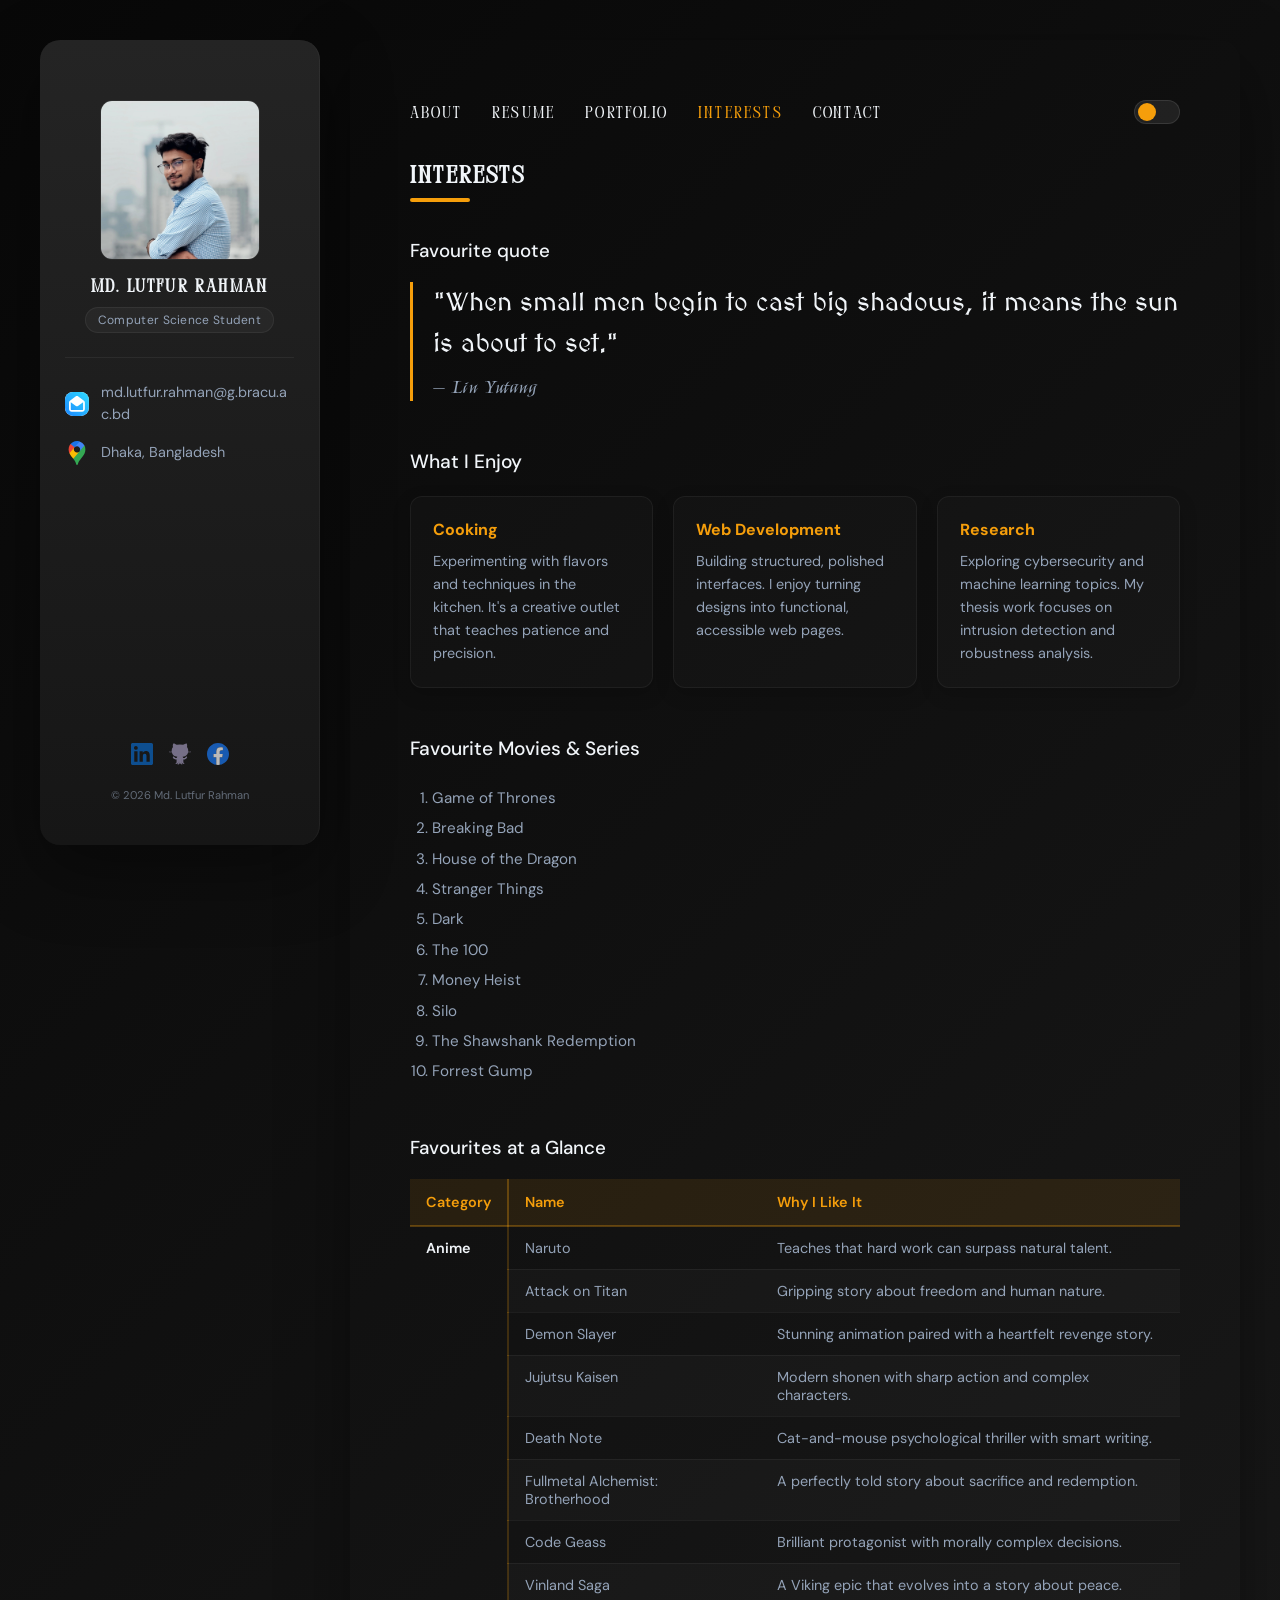
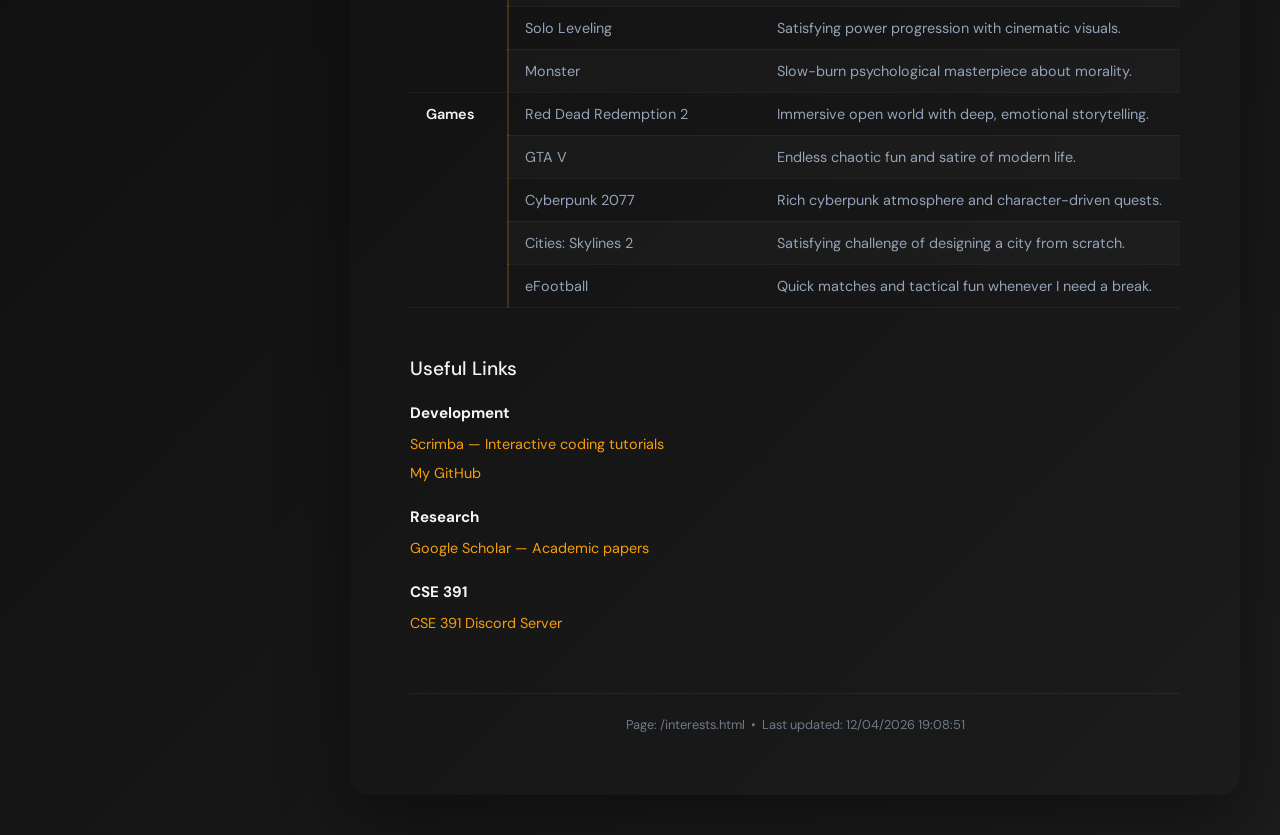
<file: interests.html>
<!doctype html>
<html lang="en">
  <head>
    <meta charset="UTF-8" />
    <meta name="viewport" content="width=device-width, initial-scale=1.0" />
    <title>Interests - MD. LUTFUR RAHMAN</title>
    <link rel="preconnect" href="https://fonts.googleapis.com" />
    <link rel="preconnect" href="https://fonts.gstatic.com" crossorigin />
    <link
      href="https://fonts.googleapis.com/css2?family=DM+Sans:wght@300;400;500;700&family=MedievalSharp&family=Kings&display=swap"
      rel="stylesheet"
    />
    <link rel="stylesheet" href="styles.css" />
    <style>
      .interests-quote blockquote {
        margin: 0;
        padding: 0 0 0 20px;
        border-left: 3px solid var(--accent);
      }

      .interests-quote blockquote p {
        font-family: "MedievalSharp", serif;
        font-size: 1.6rem;
        line-height: 1.6;
      }

      .interests-quote blockquote footer {
        font-family: "Kings", serif;
        font-size: 1.1rem;
        letter-spacing: 1px;
      }
    </style>
  </head>
  <body>
    <div class="wrapper">
      <!-- left sidebar -->
      <aside class="sidebar">
        <img
          class="sidebar-photo"
          src="images/sayem2.jpeg"
          alt="A photo of MD. Lutfur Rahman"
        />

        <h1>MD. LUTFUR RAHMAN</h1>

        <span class="sidebar-role">Computer Science Student</span>

        <hr class="sidebar-divider" />

        <ul class="sidebar-info">
          <li>
            <img src="images/svgs/twake-mail.svg" alt="Email" />
            <span>md.lutfur.rahman@g.bracu.ac.bd</span>
          </li>
          <li>
            <img src="images/svgs/google-maps.svg" alt="Location" />
            <span>Dhaka, Bangladesh</span>
          </li>
        </ul>

        <ul class="sidebar-socials">
          <li>
            <a
              href="https://www.linkedin.com/in/lutfur-rahman-sayem/"
              target="_blank"
              rel="noopener"
              aria-label="LinkedIn"
            >
              <img src="images/svgs/linkedin.svg" alt="LinkedIn" />
            </a>
          </li>
          <li>
            <a
              href="https://github.com/Lut4Sayem"
              target="_blank"
              rel="noopener"
              aria-label="GitHub"
            >
              <img src="images/svgs/refined-github.svg" alt="GitHub" />
            </a>
          </li>
          <li>
            <a
              href="https://www.facebook.com/sayem.theWeiredGuy"
              target="_blank"
              rel="noopener"
              aria-label="Facebook"
            >
              <img src="images/svgs/facebook.svg" alt="Facebook" />
            </a>
          </li>
        </ul>

        <div class="sidebar-footer">
          <p>© 2026 Md. Lutfur Rahman</p>
        </div>
      </aside>

      <!-- Right content area -->
      <div class="content-area">
        <nav>
          <ul>
            <li><a href="index.html">About</a></li>
            <li><a href="resume.html">Resume</a></li>
            <li><a href="portfolio.html">Portfolio</a></li>
            <li><a href="interests.html" class="active">Interests</a></li>
            <li><a href="contact.html">Contact</a></li>
          </ul>

          <label class="theme-switch">
            <input type="checkbox" id="theme-toggle" />
            <span class="slider"></span>
          </label>
        </nav>
        <main>
          <h2>Interests</h2>
          <h3>Favourite quote</h3>
          <section class="interests-quote">
            <blockquote>
              <p>
                "When small men begin to cast big shadows, it means the sun is
                about to set."
              </p>
              <footer>— Lin Yutang</footer>
            </blockquote>
          </section>
          <section class="interests-hobbies">
            <h3>What I Enjoy</h3>

            <div class="hobby-grid">
              <div class="hobby-card">
                <h4>Cooking</h4>
                <p>
                  Experimenting with flavors and techniques in the kitchen. It's
                  a creative outlet that teaches patience and precision.
                </p>
              </div>

              <div class="hobby-card">
                <h4>Web Development</h4>
                <p>
                  Building structured, polished interfaces. I enjoy turning
                  designs into functional, accessible web pages.
                </p>
              </div>

              <div class="hobby-card">
                <h4>Research</h4>
                <p>
                  Exploring cybersecurity and machine learning topics. My thesis
                  work focuses on intrusion detection and robustness analysis.
                </p>
              </div>
            </div>
          </section>
          <section class="interests-list">
            <h3>Favourite Movies & Series</h3>
            <ol>
              <li>Game of Thrones</li>
              <li>Breaking Bad</li>
              <li>House of the Dragon</li>
              <li>Stranger Things</li>
              <li>Dark</li>
              <li>The 100</li>
              <li>Money Heist</li>
              <li>Silo</li>
              <li>The Shawshank Redemption</li>
              <li>Forrest Gump</li>
            </ol>
          </section>
          <section class="interests-table">
            <h3>Favourites at a Glance</h3>

            <div
              class="table-wrapper"
              style="overflow-x: auto; max-width: 100%"
            >
              <table>
                <thead>
                  <tr>
                    <th>Category</th>
                    <th>Name</th>
                    <th>Why I Like It</th>
                  </tr>
                </thead>

                <tbody>
                  <tr>
                    <td class="cat-cell" rowspan="10">Anime</td>
                    <td>Naruto</td>
                    <td>Teaches that hard work can surpass natural talent.</td>
                  </tr>
                  <tr>
                    <td>Attack on Titan</td>
                    <td>Gripping story about freedom and human nature.</td>
                  </tr>
                  <tr>
                    <td>Demon Slayer</td>
                    <td>
                      Stunning animation paired with a heartfelt revenge story.
                    </td>
                  </tr>
                  <tr>
                    <td>Jujutsu Kaisen</td>
                    <td>
                      Modern shonen with sharp action and complex characters.
                    </td>
                  </tr>
                  <tr>
                    <td>Death Note</td>
                    <td>
                      Cat-and-mouse psychological thriller with smart writing.
                    </td>
                  </tr>
                  <tr>
                    <td>Fullmetal Alchemist: Brotherhood</td>
                    <td>
                      A perfectly told story about sacrifice and redemption.
                    </td>
                  </tr>
                  <tr>
                    <td>Code Geass</td>
                    <td>
                      Brilliant protagonist with morally complex decisions.
                    </td>
                  </tr>
                  <tr>
                    <td>Vinland Saga</td>
                    <td>
                      A Viking epic that evolves into a story about peace.
                    </td>
                  </tr>
                  <tr>
                    <td>Solo Leveling</td>
                    <td>
                      Satisfying power progression with cinematic visuals.
                    </td>
                  </tr>
                  <tr>
                    <td>Monster</td>
                    <td>Slow-burn psychological masterpiece about morality.</td>
                  </tr>

                  <tr>
                    <td class="cat-cell" rowspan="5">Games</td>
                    <td>Red Dead Redemption 2</td>
                    <td>
                      Immersive open world with deep, emotional storytelling.
                    </td>
                  </tr>
                  <tr>
                    <td>GTA V</td>
                    <td>Endless chaotic fun and satire of modern life.</td>
                  </tr>
                  <tr>
                    <td>Cyberpunk 2077</td>
                    <td>
                      Rich cyberpunk atmosphere and character-driven quests.
                    </td>
                  </tr>
                  <tr>
                    <td>Cities: Skylines 2</td>
                    <td>
                      Satisfying challenge of designing a city from scratch.
                    </td>
                  </tr>
                  <tr>
                    <td>eFootball</td>
                    <td>
                      Quick matches and tactical fun whenever I need a break.
                    </td>
                  </tr>
                </tbody>
              </table>
            </div>
          </section>
          <section class="interests-links">
            <h3>Useful Links</h3>

            <div class="links-category">
              <h4>Development</h4>
              <ul>
                <li>
                  <a
                    href="https://scrimba.com/home"
                    target="_blank"
                    rel="noopener"
                    >Scrimba — Interactive coding tutorials</a
                  >
                </li>
                <li>
                  <a
                    href="https://github.com/Lut4Sayem"
                    target="_blank"
                    rel="noopener"
                    >My GitHub</a
                  >
                </li>
              </ul>
            </div>

            <div class="links-category">
              <h4>Research</h4>
              <ul>
                <li>
                  <a
                    href="https://scholar.google.com/"
                    target="_blank"
                    rel="noopener"
                    >Google Scholar — Academic papers</a
                  >
                </li>
              </ul>
            </div>

            <div class="links-category">
              <h4>CSE 391</h4>
              <ul>
                <li>
                  <a
                    href="https://discord.gg/NHsMA6AFz"
                    target="_blank"
                    rel="noopener"
                    >CSE 391 Discord Server</a
                  >
                </li>
              </ul>
            </div>
          </section>
        </main>
        <footer class="content-footer">
          <p>
            Page: <span id="page-location"></span> &nbsp;•&nbsp; Last updated:
            <span id="last-modified"></span>
          </p>
        </footer>
      </div>
    </div>
    <script>
      document.getElementById("page-location").textContent =
        window.location.pathname;
      document.getElementById("last-modified").textContent =
        document.lastModified;

      const toggle = document.getElementById("theme-toggle");

      if (localStorage.getItem("theme") === "light") {
        document.body.classList.add("light-mode");
        toggle.checked = true;
      }

      toggle.addEventListener("change", () => {
        document.body.classList.toggle("light-mode");
        localStorage.setItem("theme", toggle.checked ? "light" : "dark");
      });
    </script>
  </body>
</html>
</file>
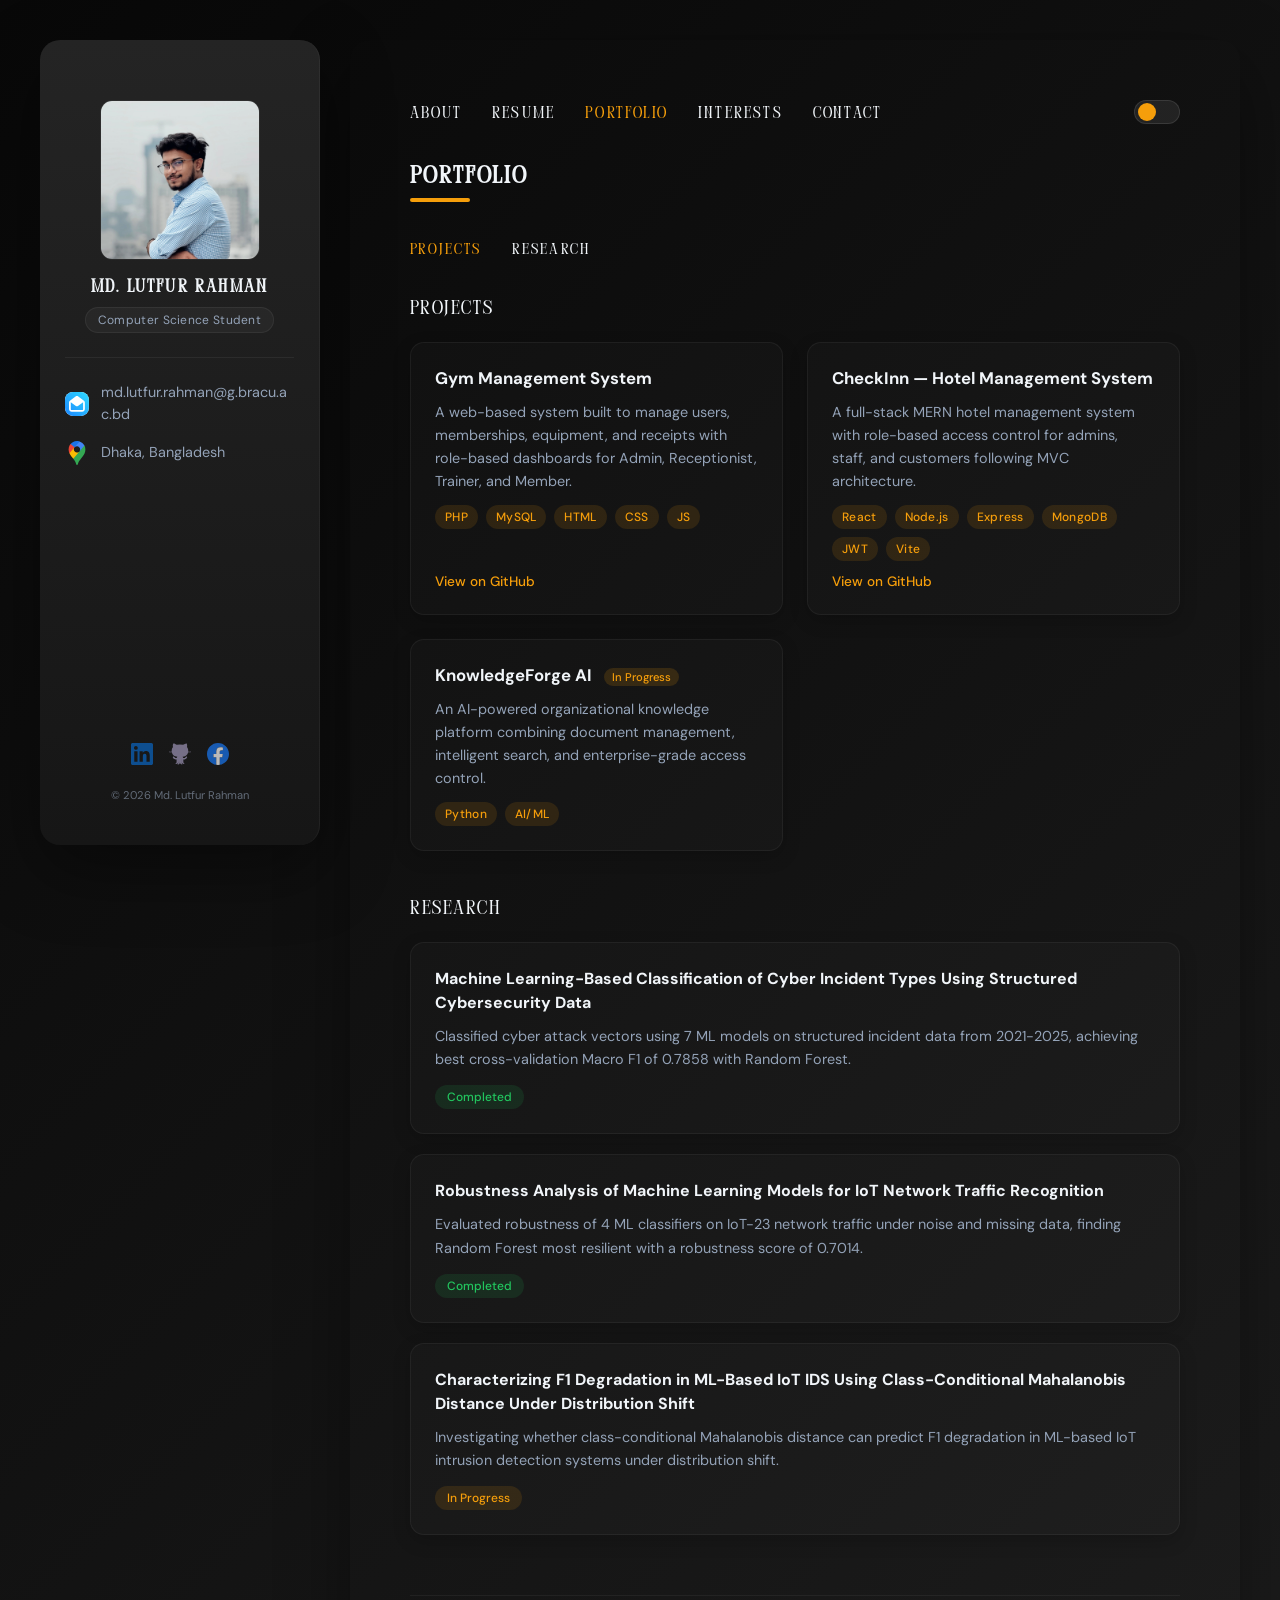
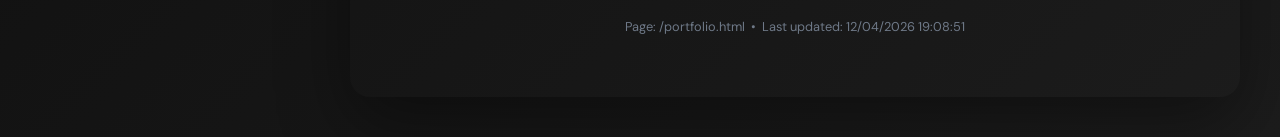
<file: portfolio.html>
<!doctype html>
<html lang="en">
  <head>
    <meta charset="UTF-8" />
    <meta name="viewport" content="width=device-width, initial-scale=1.0" />
    <title>Portfolio - MD. LUTFUR RAHMAN</title>
    <link rel="preconnect" href="https://fonts.googleapis.com" />
    <link rel="preconnect" href="https://fonts.gstatic.com" crossorigin />
    <link
      href="https://fonts.googleapis.com/css2?family=DM+Sans:wght@300;400;500;700&display=swap"
      rel="stylesheet"
    />
    <link rel="stylesheet" href="styles.css" />
  </head>
  <body>
    <div class="wrapper">
      <!-- left sidebar -->
      <aside class="sidebar">
        <img
          class="sidebar-photo"
          src="images/sayem2.jpeg"
          alt="A photo of MD. Lutfur Rahman"
        />

        <h1>MD. LUTFUR RAHMAN</h1>

        <span class="sidebar-role">Computer Science Student</span>

        <hr class="sidebar-divider" />

        <ul class="sidebar-info">
          <li>
            <img src="images/svgs/twake-mail.svg" alt="Email" />
            <span>md.lutfur.rahman@g.bracu.ac.bd</span>
          </li>
          <li>
            <img src="images/svgs/google-maps.svg" alt="Location" />
            <span>Dhaka, Bangladesh</span>
          </li>
        </ul>

        <ul class="sidebar-socials">
          <li>
            <a
              href="https://www.linkedin.com/in/lutfur-rahman-sayem/"
              target="_blank"
              rel="noopener"
              aria-label="LinkedIn"
            >
              <img src="images/svgs/linkedin.svg" alt="LinkedIn" />
            </a>
          </li>
          <li>
            <a
              href="https://github.com/Lut4Sayem"
              target="_blank"
              rel="noopener"
              aria-label="GitHub"
            >
              <img src="images/svgs/refined-github.svg" alt="GitHub" />
            </a>
          </li>
          <li>
            <a
              href="https://www.facebook.com/sayem.theWeiredGuy"
              target="_blank"
              rel="noopener"
              aria-label="Facebook"
            >
              <img src="images/svgs/facebook.svg" alt="Facebook" />
            </a>
          </li>
        </ul>

        <div class="sidebar-footer">
          <p>© 2026 Md. Lutfur Rahman</p>
        </div>
      </aside>

      <!-- Right content area -->
      <div class="content-area">
        <nav>
          <ul>
            <li><a href="index.html">About</a></li>
            <li><a href="resume.html">Resume</a></li>
            <li><a href="portfolio.html" class="active">Portfolio</a></li>
            <li><a href="interests.html">Interests</a></li>
            <li><a href="contact.html">Contact</a></li>
          </ul>

          <label class="theme-switch">
            <input type="checkbox" id="theme-toggle" />
            <span class="slider"></span>
          </label>
        </nav>

        <main>
          <h2>Portfolio</h2>

          <nav class="sub-nav">
            <ul>
              <li><a href="#projects" class="active">Projects</a></li>
              <li><a href="#research">Research</a></li>
            </ul>
          </nav>

          <section id="projects">
            <h3>Projects</h3>

            <div class="project-grid">
              <div class="project-card">
                <h4>Gym Management System</h4>
                <p>
                  A web-based system built to manage users, memberships,
                  equipment, and receipts with role-based dashboards for Admin,
                  Receptionist, Trainer, and Member.
                </p>
                <div class="project-tags">
                  <span>PHP</span>
                  <span>MySQL</span>
                  <span>HTML</span>
                  <span>CSS</span>
                  <span>JS</span>
                </div>
                <a
                  href="https://github.com/Lut4Sayem/gym_management_system"
                  target="_blank"
                  rel="noopener"
                  >View on GitHub</a
                >
              </div>

              <div class="project-card">
                <h4>CheckInn — Hotel Management System</h4>
                <p>
                  A full-stack MERN hotel management system with role-based
                  access control for admins, staff, and customers following MVC
                  architecture.
                </p>
                <div class="project-tags">
                  <span>React</span>
                  <span>Node.js</span>
                  <span>Express</span>
                  <span>MongoDB</span>
                  <span>JWT</span>
                  <span>Vite</span>
                </div>
                <a
                  href="https://github.com/shimla50/CheckInn-A-Hotel-Management-System"
                  target="_blank"
                  rel="noopener"
                  >View on GitHub</a
                >
              </div>
              <div class="project-card">
                <h4>
                  KnowledgeForge AI
                  <span class="project-status">In Progress</span>
                </h4>
                <p>
                  An AI-powered organizational knowledge platform combining
                  document management, intelligent search, and enterprise-grade
                  access control.
                </p>
                <div class="project-tags">
                  <span>Python</span>
                  <span>AI/ML</span>
                </div>
              </div>
            </div>
          </section>

          <section id="research">
            <h3>Research</h3>

            <div class="research-list">
              <div class="research-card">
                <h4>
                  Machine Learning-Based Classification of Cyber Incident Types
                  Using Structured Cybersecurity Data
                </h4>
                <p>
                  Classified cyber attack vectors using 7 ML models on
                  structured incident data from 2021-2025, achieving best
                  cross-validation Macro F1 of 0.7858 with Random Forest.
                </p>
                <span class="research-status completed">Completed</span>
              </div>

              <div class="research-card">
                <h4>
                  Robustness Analysis of Machine Learning Models for IoT Network
                  Traffic Recognition
                </h4>
                <p>
                  Evaluated robustness of 4 ML classifiers on IoT-23 network
                  traffic under noise and missing data, finding Random Forest
                  most resilient with a robustness score of 0.7014.
                </p>
                <span class="research-status completed">Completed</span>
              </div>

              <div class="research-card">
                <h4>
                  Characterizing F1 Degradation in ML-Based IoT IDS Using
                  Class-Conditional Mahalanobis Distance Under Distribution
                  Shift
                </h4>
                <p>
                  Investigating whether class-conditional Mahalanobis distance
                  can predict F1 degradation in ML-based IoT intrusion detection
                  systems under distribution shift.
                </p>
                <span class="research-status in-progress">In Progress</span>
              </div>
            </div>
          </section>
        </main>
        <footer class="content-footer">
          <p>
            Page: <span id="page-location"></span> &nbsp;•&nbsp; Last updated:
            <span id="last-modified"></span>
          </p>
        </footer>
      </div>
    </div>
    <script>
      document.getElementById("page-location").textContent =
        window.location.pathname;
      document.getElementById("last-modified").textContent =
        document.lastModified;

      const toggle = document.getElementById("theme-toggle");

      if (localStorage.getItem("theme") === "light") {
        document.body.classList.add("light-mode");
        toggle.checked = true;
      }

      toggle.addEventListener("change", () => {
        document.body.classList.toggle("light-mode");
        localStorage.setItem("theme", toggle.checked ? "light" : "dark");
      });
    </script>
  </body>
</html>
</file>
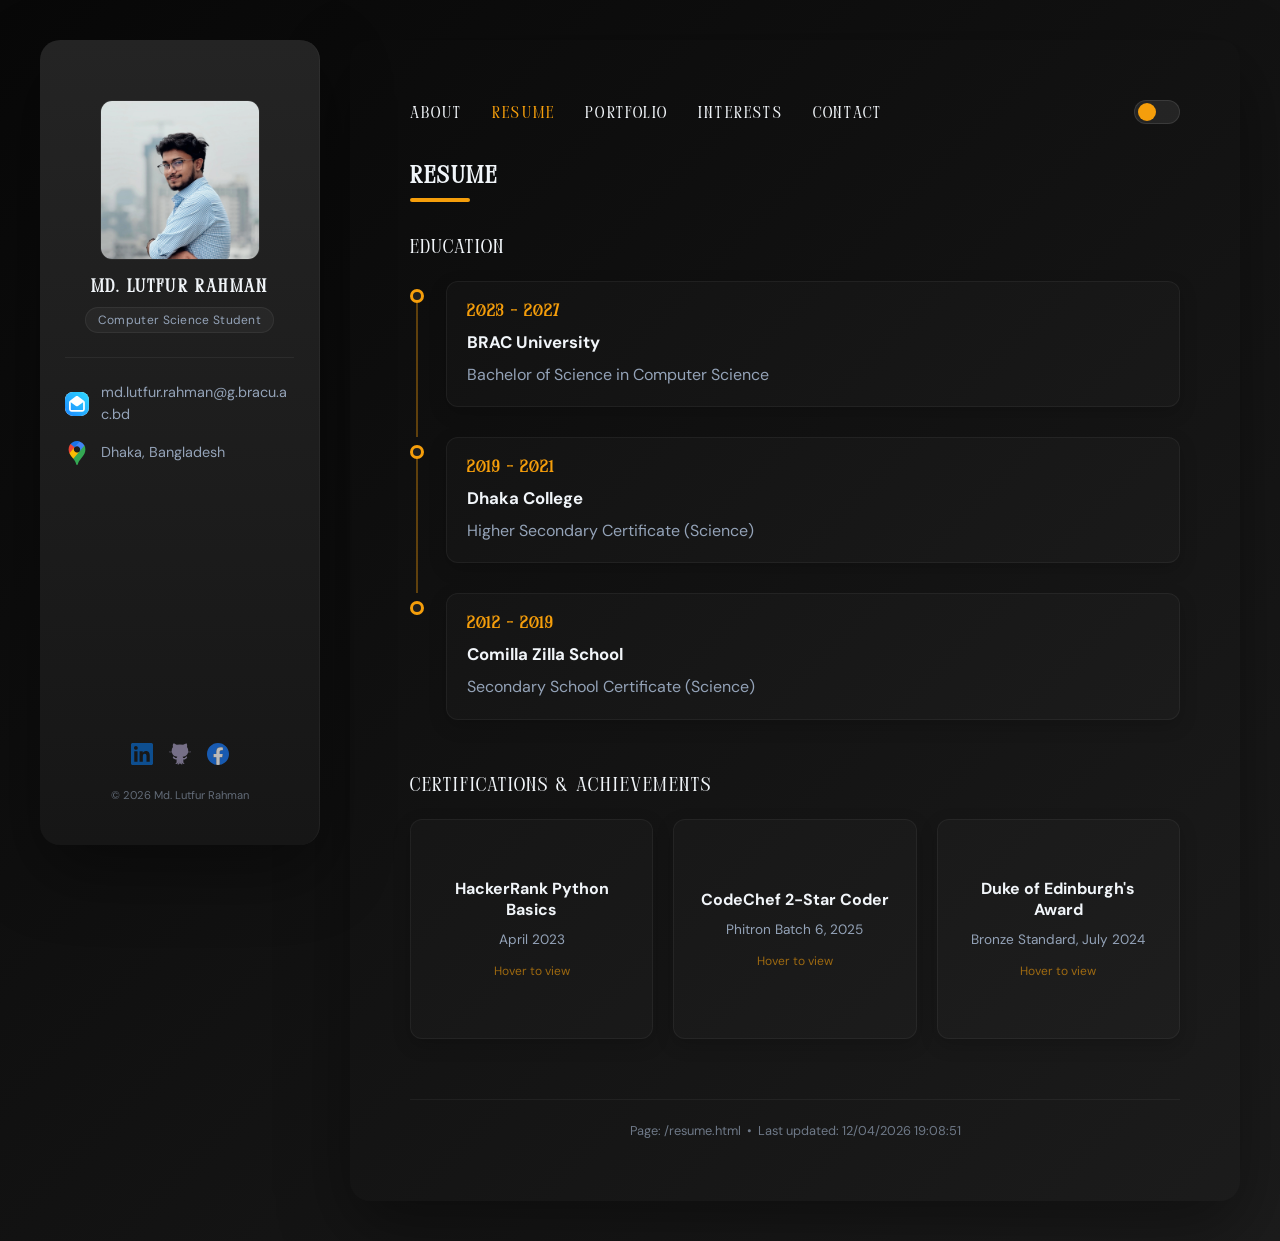
<file: resume.html>
<!doctype html>
<html lang="en">
  <head>
    <meta charset="UTF-8" />
    <meta name="viewport" content="width=device-width, initial-scale=1.0" />
    <title>Resume - MD. LUTFUR RAHMAN</title>
    <link rel="preconnect" href="https://fonts.googleapis.com" />
    <link rel="preconnect" href="https://fonts.gstatic.com" crossorigin />
    <link
      href="https://fonts.googleapis.com/css2?family=DM+Sans:wght@300;400;500;700&display=swap"
      rel="stylesheet"
    />
    <link rel="stylesheet" href="styles.css" />
  </head>
  <body>
    <div class="wrapper">
      <!-- left sidebar -->
      <aside class="sidebar">
        <img
          class="sidebar-photo"
          src="images/sayem2.jpeg"
          alt="A photo of MD. Lutfur Rahman"
        />

        <h1>MD. LUTFUR RAHMAN</h1>

        <span class="sidebar-role">Computer Science Student</span>

        <hr class="sidebar-divider" />

        <ul class="sidebar-info">
          <li>
            <img src="images/svgs/twake-mail.svg" alt="Email" />
            <span>md.lutfur.rahman@g.bracu.ac.bd</span>
          </li>
          <li>
            <img src="images/svgs/google-maps.svg" alt="Location" />
            <span>Dhaka, Bangladesh</span>
          </li>
        </ul>

        <ul class="sidebar-socials">
          <li>
            <a
              href="https://www.linkedin.com/in/lutfur-rahman-sayem/"
              target="_blank"
              rel="noopener"
              aria-label="LinkedIn"
            >
              <img src="images/svgs/linkedin.svg" alt="LinkedIn" />
            </a>
          </li>
          <li>
            <a
              href="https://github.com/Lut4Sayem"
              target="_blank"
              rel="noopener"
              aria-label="GitHub"
            >
              <img src="images/svgs/refined-github.svg" alt="GitHub" />
            </a>
          </li>
          <li>
            <a
              href="https://www.facebook.com/sayem.theWeiredGuy"
              target="_blank"
              rel="noopener"
              aria-label="Facebook"
            >
              <img src="images/svgs/facebook.svg" alt="Facebook" />
            </a>
          </li>
        </ul>

        <div class="sidebar-footer">
          <p>© 2026 Md. Lutfur Rahman</p>
        </div>
      </aside>

      <!-- Right content area -->
      <div class="content-area">
        <nav>
          <ul>
            <li><a href="index.html">About</a></li>
            <li><a href="resume.html" class="active">Resume</a></li>
            <li><a href="portfolio.html">Portfolio</a></li>
            <li><a href="interests.html">Interests</a></li>
            <li><a href="contact.html">Contact</a></li>
          </ul>

          <label class="theme-switch">
            <input type="checkbox" id="theme-toggle" />
            <span class="slider"></span>
          </label>
        </nav>
        <main>
          <h2>Resume</h2>

          <section class="resume-section">
            <h3>Education</h3>

            <ul class="timeline">
              <li class="timeline-entry">
                <div class="timeline-content">
                  <span class="timeline-year">2023 - 2027</span>
                  <h4 class="timeline-institution">BRAC University</h4>
                  <p class="timeline-degree">
                    Bachelor of Science in Computer Science
                  </p>
                </div>
              </li>

              <li class="timeline-entry">
                <div class="timeline-content">
                  <span class="timeline-year">2019 - 2021</span>
                  <h4 class="timeline-institution">Dhaka College</h4>
                  <p class="timeline-degree">
                    Higher Secondary Certificate (Science)
                  </p>
                </div>
              </li>

              <li class="timeline-entry">
                <div class="timeline-content">
                  <span class="timeline-year">2012 - 2019</span>
                  <h4 class="timeline-institution">Comilla Zilla School</h4>
                  <p class="timeline-degree">
                    Secondary School Certificate (Science)
                  </p>
                </div>
              </li>
            </ul>
          </section>

          <section class="resume-section">
            <h3>Certifications & Achievements</h3>

            <ul class="cert-list">
              <li class="cert-item">
                <div class="cert-card-inner">
                  <div class="cert-card-front">
                    <h4>HackerRank Python Basics</h4>
                    <p>April 2023</p>
                    <span class="cert-hint">Hover to view</span>
                  </div>
                  <div class="cert-card-back">
                    <img
                      src="images/HackerRank.png"
                      alt="HackerRank Python Basics certificate"
                    />
                  </div>
                </div>
              </li>

              <li class="cert-item">
                <div class="cert-card-inner">
                  <div class="cert-card-front">
                    <h4>CodeChef 2-Star Coder</h4>
                    <p>Phitron Batch 6, 2025</p>
                    <span class="cert-hint">Hover to view</span>
                  </div>
                  <div class="cert-card-back">
                    <img
                      src="images/codechef.png"
                      alt="CodeChef 2-Star Coder certificate"
                    />
                  </div>
                </div>
              </li>

              <li class="cert-item">
                <div class="cert-card-inner">
                  <div class="cert-card-front">
                    <h4>Duke of Edinburgh's Award</h4>
                    <p>Bronze Standard, July 2024</p>
                    <span class="cert-hint">Hover to view</span>
                  </div>
                  <div class="cert-card-back">
                    <img
                      src="images/DOE.png"
                      alt="Duke of Edinburgh Bronze Award certificate"
                    />
                  </div>
                </div>
              </li>
            </ul>
          </section>
        </main>
        <footer class="content-footer">
          <p>
            Page: <span id="page-location"></span> &nbsp;•&nbsp; Last updated:
            <span id="last-modified"></span>
          </p>
        </footer>
      </div>
    </div>
    <script>
      document.getElementById("page-location").textContent =
        window.location.pathname;
      document.getElementById("last-modified").textContent =
        document.lastModified;

      const toggle = document.getElementById("theme-toggle");

      if (localStorage.getItem("theme") === "light") {
        document.body.classList.add("light-mode");
        toggle.checked = true;
      }

      toggle.addEventListener("change", () => {
        document.body.classList.toggle("light-mode");
        localStorage.setItem("theme", toggle.checked ? "light" : "dark");
      });
    </script>
  </body>
</html>
</file>
<file: styles.css>
@font-face {
    font-family: 'Perandory';
    src: url('fonts/PERANDORY/Perandory-Regular.otf') format('opentype');
    font-weight: normal;
    font-style: normal;
    font-stretch: normal;
}

@font-face {
    font-family: 'Perandory';
    src: url('fonts/PERANDORY/Perandory-Semi-Condensed.otf') format('opentype');
    font-weight: normal;
    font-style: normal;
    font-stretch: semi-condensed;
}

@font-face {
    font-family: 'Perandory';
    src: url('fonts/PERANDORY/Perandory-Condensed.otf') format('opentype');
    font-weight: normal;
    font-style: normal;
    font-stretch: condensed;
}

:root {
    --bg-main: #121212;       
    --bg-surface: #1e1e1e;    
    --bg-card: #242424;       

    --text-primary: #f1f5f9;   
    --text-secondary: #94a3b8; 

    --accent: #f59e0b;        
}

*,
*::before,
*::after {
    box-sizing: border-box;
}

body {
    margin: 0;
    padding: 0;
    background: linear-gradient(
        135deg,
        #080808 0%,    
        #121212 50%,   
        #1c1c1c 100%
    );
    color: var(--text-primary);
    font-family: 'DM Sans', sans-serif;
}

h1 {
    font-weight: 700;
    letter-spacing: 0.5px;
}

h2 {
    font-weight: 600;
}

h3 {
    font-weight: 500;
}

p {
    font-weight: 400;
    line-height: 1.7;
}


.wrapper {
    display: flex;
    align-items: flex-start;
    min-height: 100vh;
    padding: 40px;
    gap: 30px;
}

/* Sidebar */
.sidebar {
    border-right: 1px solid rgba(255, 255, 255, 0.05);
    width: 280px;
    position: sticky;
    top: 40px;
    min-height: calc(100vh - 95px);
    background: linear-gradient(
        180deg,
        #242424 0%,
        #161616 100%
    );
    color: var(--text-primary);
    padding: 60px 25px 40px;
    display: flex;
    flex-direction: column;
    align-items: center;
}

.sidebar-photo {
    width: 160px;
    height: 160px;
    object-fit: cover;
    border-radius: 12px;
    margin: 0 auto 18px auto;
    border: 1px solid rgba(255, 255, 255, 0.05);
}

.sidebar h1 {
    font-size: 1.1rem;
    margin: 0 0 10px;
    text-align: center;
    letter-spacing: 0.5px;
    white-space: nowrap;
}

.sidebar-role {
    display: inline-block;
    font-size: 0.75rem;
    padding: 4px 12px;
    border-radius: 20px;
    background-color: rgba(255, 255, 255, 0.04);
    border: 1px solid rgba(255, 255, 255, 0.06);
    color: var(--text-secondary);
    letter-spacing: 0.3px;
}

.sidebar-divider {
    width: 100%;
    border: none;
    border-top: 1px solid rgba(255, 255, 255, 0.06);
    margin: 24px 0;
}

.sidebar-info {
    list-style: none;
    padding: 0;
    margin: 0;
    width: 100%;
    display: flex;
    flex-direction: column;
    gap: 16px;
}

.sidebar-info li {
    display: flex;
    align-items: center;
    gap: 12px;
    font-size: 0.9rem;
    color: var(--text-secondary);
    word-break: break-word;
    line-height: 1.5;
}

.sidebar-info li img {
    width: 24px;
    height: 24px;
    flex-shrink: 0;
}

.sidebar-socials {
    list-style: none;
    padding: 0;
    margin: auto 0 0;
    display: flex;
    gap: 16px;
}

.sidebar-socials li a {
    display: inline-flex;
    align-items: center;
    justify-content: center;
    opacity: 0.7;
    transition: opacity 0.2s ease, transform 0.2s ease;
}

.sidebar-socials li a:hover {
    opacity: 1;
    transform: translateY(-2px);
}

.sidebar-socials li a img {
    width: 22px;
    height: 22px;
}

.sidebar-footer {
    padding-top: 16px;
    text-align: center;
}

.sidebar-footer p {
    font-size: 0.7rem;
    color: var(--text-secondary);
    opacity: 0.6;
    margin: 0;
}

.sidebar,
.content-area {
    border-radius: 20px;
    box-shadow: 0 25px 70px rgba(0, 0, 0, 0.4);
}

.content-area {
    min-width: 0;
    flex: 1;
    padding: 60px;
    background-color: transparent;
}

.content-area nav ul {
    list-style: none;
    display: flex;
    gap: 30px;
    padding: 0;
    margin: 0;
}

.content-area nav ul li a {
    text-decoration: none;
    font-weight: 500;
    color: var(--text-primary);
    position: relative;
}

.content-area nav ul li a.active {
    color: var(--accent);
}

.content-area nav ul li a::after {
    content: "";
    position: absolute;
    left: 0;
    bottom: -4px;
    width: 0;
    height: 2px;
    background-color: var(--accent);
    transition: width 0.3s ease;
}

.content-area nav ul li a:hover::after {
    width: 100%;
}

.work-grid {
    display: grid;
    grid-template-columns: repeat(2, 1fr);
    gap: 25px;
}

.work-card {
    background-color: rgba(255, 255, 255, 0.02);
    border: 1px solid rgba(255, 255, 255, 0.05);
    border-radius: 12px;
    padding: 22px;
    box-shadow: 0 6px 18px rgba(0, 0, 0, 0.18);
    transition: transform 0.2s ease, box-shadow 0.2s ease;
}

.work-card:hover {
    transform: translateY(-4px);
    box-shadow: 0 10px 24px rgba(0, 0, 0, 0.3);
    border-color: rgba(245, 158, 11, 0.3); 
}

a {
    color: var(--accent);
    text-decoration: none;
}

a:hover {
    text-decoration: underline;
}

.about h2 {
    position: relative;
    margin-bottom: 20px;
}

.about h2::after {
    content: "";
    width: 60px;
    height: 4px;
    background-color: var(--accent);
    display: block;
    margin-top: 8px;
    border-radius: 2px;
}

.skills-scroll-wrapper {
    max-width: 100%;
    overflow-x: auto;
    overflow-y: hidden;
    padding-bottom: 10px;
    scrollbar-width: none;
    scroll-behavior: smooth;
    cursor: grab;
    
}

.skills-scroll-wrapper::-webkit-scrollbar {
    display: none; /* Chrome, Safari */
}

.skills-scroll-wrapper:active {
    cursor: grabbing;
}

.skills-track {
    display: flex;
    gap: 30px;
    width: max-content;
}

.skills-track img {
    width: 90px;
    height: 90px;
    object-fit: contain;
    background-color: #1e1e1e;
    padding: 15px;
    border-radius: 16px;
    flex-shrink: 0;
    transition: transform 0.2s ease;
}

.skills-track img:hover {
    transform: translateY(-5px);
}

.scroll-indicator {
    height: 4px;
    background-color: rgba(255, 255, 255, 0.08);
    border-radius: 4px;
    margin-top: 15px;
    position: relative;
    overflow: hidden;
}

.scroll-progress {
    height: 100%;
    width: 0%;
    background-color: var(--accent);
    border-radius: 4px;
    transition: width 0.1s linear;
}


main > h2 {
    margin: 0 0 36px;
    position: relative;
}

main > h2::after {
    content: "";
    width: 60px;
    height: 4px;
    background-color: var(--accent);
    display: block;
    margin-top: 8px;
    border-radius: 2px;
}

.resume-section {
    margin-bottom: 56px;
}
.resume-section:last-child {
    margin-bottom: 0;
}

.resume-section h3 {
    margin: 0 0 22px;
    font-size: 1.2rem;
    color: var(--text-primary);
}

.timeline {
    list-style: none;
    margin: 0;
    padding: 0;
}

.timeline-entry {
    position: relative;
    padding-left: 36px;
    padding-bottom: 30px;
}

.timeline-entry:last-child {
    padding-bottom: 0;
}

.timeline-entry::before {
    content: "";
    position: absolute;
    top: 8px;
    left: 0;
    width: 14px;
    height: 14px;
    border-radius: 50%;
    background-color: var(--bg-surface);
    border: 3px solid var(--accent);
    box-sizing: border-box;
}

.timeline-entry::after {
    content: "";
    position: absolute;
    top: 22px;
    bottom: 0;
    left: 6px;
    width: 2px;
    background-color: rgba(245, 158, 11, 0.35);
}

.timeline-entry:last-child::after {
    display: none;
}

.timeline-content {
    background-color: rgba(255, 255, 255, 0.02);
    padding: 18px 20px;
    border-radius: 12px;
    border: 1px solid rgba(255, 255, 255, 0.05);
    box-shadow: 0 6px 18px rgba(0, 0, 0, 0.18);
}

.timeline-year {
    display: inline-block;
    margin-bottom: 10px;
    color: var(--accent);
    font-weight: 700;
    letter-spacing: 0.4px;
}

.timeline-institution {
    margin: 0 0 8px;
    font-size: 1.05rem;
    color: var(--text-primary);
}

.timeline-degree {
    margin: 0;
    color: var(--text-secondary);
}

/* Certifications */
.cert-list {
    list-style: none;
    margin: 0;
    padding: 0;
    display: flex;
    gap: 20px;
}

.cert-item {
    flex: 1;
    height: 220px;
    perspective: 800px;
}

.cert-card-inner {
    width: 100%;
    height: 100%;
    position: relative;
    transition: transform 0.6s ease;
    transform-style: preserve-3d;
}

.cert-item:hover .cert-card-inner {
    transform: rotateY(180deg);
}

.cert-card-front,
.cert-card-back {
    position: absolute;
    top: 0;
    left: 0;
    width: 100%;
    height: 100%;
    border-radius: 12px;
    backface-visibility: hidden;
}

.cert-card-front {
    background-color: rgba(255, 255, 255, 0.02);
    border: 1px solid rgba(255, 255, 255, 0.05);
    box-shadow: 0 6px 18px rgba(0, 0, 0, 0.18);
    display: flex;
    flex-direction: column;
    align-items: center;
    justify-content: center;
    text-align: center;
    padding: 20px;
}

.cert-card-front h4 {
    margin: 0 0 8px;
    font-size: 1rem;
    color: var(--text-primary);
}

.cert-card-front p {
    margin: 0 0 12px;
    color: var(--text-secondary);
    font-size: 0.85rem;
}

.cert-hint {
    font-size: 0.75rem;
    color: var(--accent);
    opacity: 0.6;
}

.cert-card-back {
    background-color: var(--bg-card);
    border: 1px solid rgba(255, 255, 255, 0.05);
    transform: rotateY(180deg);
    overflow: hidden;
}

.cert-card-back img {
    width: 100%;
    height: 100%;
    object-fit: cover;
    border-radius: 12px;
}

/* Sub Navigation */
.sub-nav ul {
    list-style: none;
    display: flex;
    gap: 24px;
    padding: 0;
    margin: 0 0 36px;
}

.sub-nav ul li a {
    text-decoration: none;
    font-weight: 500;
    color: var(--text-secondary);
    font-size: 0.95rem;
    transition: color 0.2s ease;
}

.sub-nav ul li a.active {
    color: var(--accent);
}

.sub-nav ul li a:hover {
    color: var(--text-primary);
}

/* Project Grid */
.project-grid {
    display: grid;
    grid-template-columns: repeat(2, 1fr);
    gap: 24px;
    margin-bottom: 48px;
}

/* Project Cards */
.project-card {
    background-color: rgba(255, 255, 255, 0.02);
    border: 1px solid rgba(255, 255, 255, 0.05);
    border-radius: 14px;
    padding: 24px;
    box-shadow: 0 6px 18px rgba(0, 0, 0, 0.18);
    display: flex;
    flex-direction: column;
    gap: 12px;
}

.project-card h4 {
    margin: 0;
    font-size: 1.05rem;
    color: var(--text-primary);
}

.project-card p {
    margin: 0;
    color: var(--text-secondary);
    font-size: 0.9rem;
    line-height: 1.6;
}

.project-card a {
    color: var(--accent);
    font-size: 0.85rem;
    font-weight: 500;
    text-decoration: none;
    margin-top: auto;
}

.project-card a:hover {
    text-decoration: underline;
}

/* Project Tags */
.project-tags {
    display: flex;
    flex-wrap: wrap;
    gap: 8px;
}

.project-tags span {
    font-size: 0.75rem;
    padding: 4px 10px;
    border-radius: 20px;
    background-color: rgba(245, 158, 11, 0.12);
    color: var(--accent);
    font-weight: 500;
    letter-spacing: 0.3px;
}

/* Project Status Badge */
.project-status {
    font-size: 0.7rem;
    padding: 2px 8px;
    border-radius: 12px;
    background-color: rgba(245, 158, 11, 0.15);
    color: var(--accent);
    font-weight: 500;
    margin-left: 8px;
    vertical-align: middle;
}

/* Research Cards */
.research-list {
    display: flex;
    flex-direction: column;
    gap: 20px;
}

.research-card {
    background-color: rgba(255, 255, 255, 0.02);
    border: 1px solid rgba(255, 255, 255, 0.05);
    border-radius: 14px;
    padding: 24px;
    box-shadow: 0 6px 18px rgba(0, 0, 0, 0.18);
}

.research-card h4 {
    margin: 0 0 10px;
    font-size: 1rem;
    color: var(--text-primary);
    line-height: 1.5;
}

.research-card p {
    margin: 0 0 14px;
    color: var(--text-secondary);
    font-size: 0.9rem;
    line-height: 1.6;
}

/* Research Status Badges */
.research-status {
    display: inline-block;
    font-size: 0.75rem;
    padding: 4px 12px;
    border-radius: 20px;
    font-weight: 500;
}

.research-status.completed {
    background-color: rgba(34, 197, 94, 0.12);
    color: #22c55e;
}

.research-status.in-progress {
    background-color: rgba(245, 158, 11, 0.12);
    color: var(--accent);
}

#projects h3,
#research h3 {
    margin: 0 0 22px;
    font-size: 1.2rem;
    color: var(--text-primary);
}

/* Interests Page */
.interests-quote {
    margin-bottom: 48px;
}

.interests-quote blockquote p {
    font-size: 1.1rem;
    color: var(--text-primary);
    line-height: 1.8;
    margin: 0 0 12px;
}

.interests-quote blockquote footer {
    font-size: 0.85rem;
    color: var(--text-secondary);
}

.interests-hobbies {
    margin-bottom: 48px;
}

.interests-hobbies h3 {
    margin: 0 0 22px;
    font-size: 1.2rem;
    color: var(--text-primary);
}

.hobby-grid {
    display: grid;
    grid-template-columns: repeat(3, 1fr);
    gap: 20px;
}

.hobby-card {
    background-color: rgba(255, 255, 255, 0.02);
    border: 1px solid rgba(255, 255, 255, 0.05);
    border-radius: 12px;
    padding: 22px;
    box-shadow: 0 6px 18px rgba(0, 0, 0, 0.18);
}

.hobby-card h4 {
    margin: 0 0 10px;
    color: var(--accent);
    font-size: 1rem;
}

.hobby-card p {
    margin: 0;
    color: var(--text-secondary);
    font-size: 0.9rem;
    line-height: 1.6;
}

.interests-list {
    margin-bottom: 48px;
}

.interests-list h3 {
    margin: 0 0 22px;
    font-size: 1.2rem;
    color: var(--text-primary);
}

.interests-list ol {
    padding-left: 22px;
    margin: 0;
}

.interests-list ol li {
    color: var(--text-secondary);
    font-size: 0.95rem;
    line-height: 2;
}

.interests-table {
    margin-bottom: 48px;
}

.interests-table table {
    width: 100%;
    border-collapse: collapse;
    font-size: 0.9rem;
}


.interests-table thead th {
    text-align: left;
    padding: 14px 16px;
    background-color: rgba(245, 158, 11, 0.1);
    color: var(--accent);
    font-weight: 600;
    border-bottom: 2px solid rgba(245, 158, 11, 0.3);
}

.interests-table thead th:first-child {
    border-right: 2px solid rgba(245, 158, 11, 0.3);
}

.interests-table tbody td {
    padding: 12px 16px;
    color: var(--text-secondary);
    border-bottom: 1px solid rgba(255, 255, 255, 0.05);
    vertical-align: top;
}

/* Striped rows applied only to non-first columns */
.interests-table tbody tr:nth-child(even) td:not(.cat-cell) {
    background-color: rgba(255, 255, 255, 0.02);
}


/* Category column styling */
.interests-table tbody td.cat-cell {
    color: var(--text-primary);
    font-weight: 600;
    border-right: 2px solid rgba(245, 158, 11, 0.2);
    background-color: transparent;
}

/* Per-cell hover instead of per-row */
.interests-table tbody td:hover {
    background-color: rgba(255, 255, 255, 0.05);
}

.interests-links h3 {
    margin: 0 0 22px;
    font-size: 1.2rem;
    color: var(--text-primary);
}

.links-category {
    margin-bottom: 24px;
}

.links-category:last-child {
    margin-bottom: 0;
}

.links-category h4 {
    margin: 0 0 10px;
    font-size: 0.95rem;
    color: var(--text-primary);
}

.links-category ul {
    list-style: none;
    padding: 0;
    margin: 0;
}

.links-category ul li {
    margin-bottom: 8px;
}

.links-category ul li a {
    color: var(--accent);
    font-size: 0.9rem;
    text-decoration: none;
}

.links-category ul li a:hover {
    text-decoration: underline;
}

main > section:last-child {
    margin-bottom: 0;
}

/* Contact Page */
.contact-map {
    margin-bottom: 48px;
}

.contact-map h3 {
    margin: 0 0 22px;
    font-size: 1.2rem;
    color: var(--text-primary);
}

.map-wrapper {
    border-radius: 12px;
    overflow: hidden;
    border: 1px solid rgba(255, 255, 255, 0.05);
    box-shadow: 0 6px 18px rgba(0, 0, 0, 0.25);
    filter: grayscale(20%) brightness(0.85);
    transition: filter 0.3s ease;
    height:420px;
    width: 100%;
}

.map-wrapper:hover {
    filter: grayscale(0%) brightness(1);
}


.map-wrapper iframe {
    width: 100%;
    height: 100%;
    border: 0;
    display: block;
}

.contact-form-section h3 {
    margin: 0 0 22px;
    font-size: 1.2rem;
    color: var(--text-primary);
}

.contact-form {
    display: grid;
    grid-template-columns: 1fr 1fr;
    gap: 20px;
    background-color: rgba(255, 255, 255, 0.02);
    border: 1px solid rgba(255, 255, 255, 0.05);
    border-radius: 14px;
    padding: 28px;
    box-shadow: 0 6px 18px rgba(0, 0, 0, 0.18);
}

.form-group.full-width {
    grid-column: 1 / -1;
}

.form-submit {
    grid-column: 1 / -1;
    justify-self: start;
}

.form-group {
    display: flex;
    flex-direction: column;
    gap: 8px;
}

.form-group label {
    font-size: 0.85rem;
    color: var(--text-secondary);
    font-weight: 500;
    letter-spacing: 0.3px;
}

.form-group input,
.form-group textarea {
    background-color: rgba(0, 0, 0, 0.25);
    border: 1px solid rgba(255, 255, 255, 0.08);
    border-radius: 8px;
    padding: 12px 14px;
    color: var(--text-primary);
    font-family: 'DM Sans', sans-serif;
    font-size: 0.95rem;
    transition: border-color 0.2s ease, background-color 0.2s ease;
}

.form-group input::placeholder,
.form-group textarea::placeholder {
    color: rgba(148, 163, 184, 0.5);
}

.form-group input:focus,
.form-group textarea:focus {
    outline: none;
    border-color: var(--accent);
    background-color: rgba(0, 0, 0, 0.35);
}

.form-group textarea {
    resize: vertical;
    min-height: 120px;
}

.form-submit {
    grid-column: 1 / -1;
    justify-self: start;
    background-color: transparent;
    color: var(--accent);
    border: 1px solid var(--accent);
    padding: 12px 28px;
    border-radius: 8px;
    font-family: 'DM Sans', sans-serif;
    font-size: 0.95rem;
    font-weight: 600;
    cursor: pointer;
    transition: all 0.2s ease;
}

.form-submit:hover {
    background-color: var(--accent);
    color: #000000;
    transform: translateY(-2px);
}

.form-submit:active {
    transform: translateY(0);
}

.content-footer {
    margin-top: 60px;
    padding-top: 20px;
    border-top: 1px solid rgba(255, 255, 255, 0.05);
    text-align: center;
}

.content-footer p {
    margin: 0;
    font-size: 0.8rem;
    color: var(--text-secondary);
    opacity: 0.7;
}

/* Perandory display font for hero headings */
.sidebar h1,
.about h2,
.content-area nav li a,
main > h2 {
    font-family: 'Perandory', 'DM Sans', sans-serif;
    letter-spacing: 2.2px;
}

.timeline-year,
.resume-section h3,
#projects h3,
#research h3 {
    font-family: 'Perandory', 'DM Sans', sans-serif;
    letter-spacing: 2px;
}

body.light-mode {
    --bg-surface: #ffffff;
    --bg-card: #f9fafb;

    --text-primary: #1f2937;
    --text-secondary: #6b7280;

    --accent: #d97706;
}

body.light-mode .sidebar {
    --text-primary: #f1f5f9;
    --text-secondary: #94a3b8;
}

body.light-mode .content-area {
    background-color:#e6e2dc;
}

body,
.sidebar,
.content-area,
nav {
    transition:
        background-color 0.3s ease,
        color 0.3s ease,
        border-color 0.3s ease;
}

.theme-switch {
    position: relative;
    width: 46px;
    height: 24px;
    flex-shrink: 0;
}

.theme-switch input {
    opacity: 0;
    width: 0;
    height: 0;
}

.slider {
    position: absolute;
    inset: 0;
    background-color: rgba(255,255,255,0.08);
    border: 1px solid rgba(255,255,255,0.1);
    border-radius: 50px;
    cursor: pointer;
    transition: background-color 0.3s ease;
}

.slider::before {
    content: "";
    position: absolute;
    height: 18px;
    width: 18px;
    left: 3px;
    top: 2px;
    background-color: var(--accent);
    border-radius: 50%;
    transition: transform 0.3s ease;
}

.theme-switch input:checked + .slider::before {
    transform: translateX(22px);
}

body.light-mode .slider {
    background-color: rgba(0, 0, 0, 0.08);
    border: 1px solid rgba(0, 0, 0, 0.15);
}
.content-area nav {
    display: flex;
    justify-content: space-between;
    align-items: center;
    margin-bottom: 40px;
}

/* ===============================
   TABLET & MOBILE
=================================*/

@media (max-width: 992px) {

  .wrapper {
    flex-direction: column;
    padding: 20px;
  }

  .sidebar {
    width: 100%;
    position: relative;
    top: 0;
    min-height: auto;
    margin-bottom: 20px;
  }

  .content-area {
    width: 100%;
    padding: 30px 20px;
  }

}


/* ===============================
   MOBILE (≤ 768px)
=================================*/

@media (max-width: 768px) {

  /* ===== Sidebar ===== */
  .sidebar {
    padding: 40px 25px;
  }

  .sidebar-photo {
    width: 140px;
    height: 140px;
  }

  .sidebar-socials {
    margin-top: 20px;
    justify-content: center;
    gap: 20px;
  }

  .sidebar-footer {
    display: none;
  }

  /* ===== Timeline ===== */
  .timeline-entry {
    padding-left: 20px;
  }

  .timeline-entry::before {
    left: -2px;
  }

  .timeline-entry::after {
    left: 4px;
  }

  /* ===== Layout ===== */
  main {
    width: 100%;
  }

  /* ===== Navigation ===== */
  .content-area nav {
    flex-direction: column;
    align-items: flex-start;
    gap: 15px;
  }

  .content-area nav ul {
    flex-wrap: wrap;
    gap: 15px;
  }

  /* ===== Grids ===== */
  .work-grid,
  .project-grid,
  .hobby-grid {
    grid-template-columns: 1fr;
  }

  /* ===== Contact Form ===== */
  .contact-form {
    grid-template-columns: 1fr;
  }

  /* ===== About Section ===== */
  .about p {
    line-height: 1.8;
    margin-bottom: 18px;
  }

  /* ===== Certifications (No Flip on Mobile) ===== */
  .cert-list {
    flex-direction: column;
    gap: 20px;
  }

  .cert-item {
    width: 100%;
    height: auto;
    perspective: none;
  }

  .cert-card-inner {
    transform: none !important;
    transform-style: flat;
    height: auto;
  }

  .cert-card-front,
  .cert-card-back {
    position: relative;
    backface-visibility: visible;
    height: auto;
  }

  .cert-card-back {
    display: none;
  }

  .cert-hint {
    display: none;
  }

  body {
        overflow-x: hidden;
    }

}


/* ===============================
   SMALL DEVICES (≤ 576px)
=================================*/

@media (max-width: 576px) {

  .wrapper {
    padding: 15px;
  }

  .content-area {
    padding: 20px 15px;
  }

}
</file>
